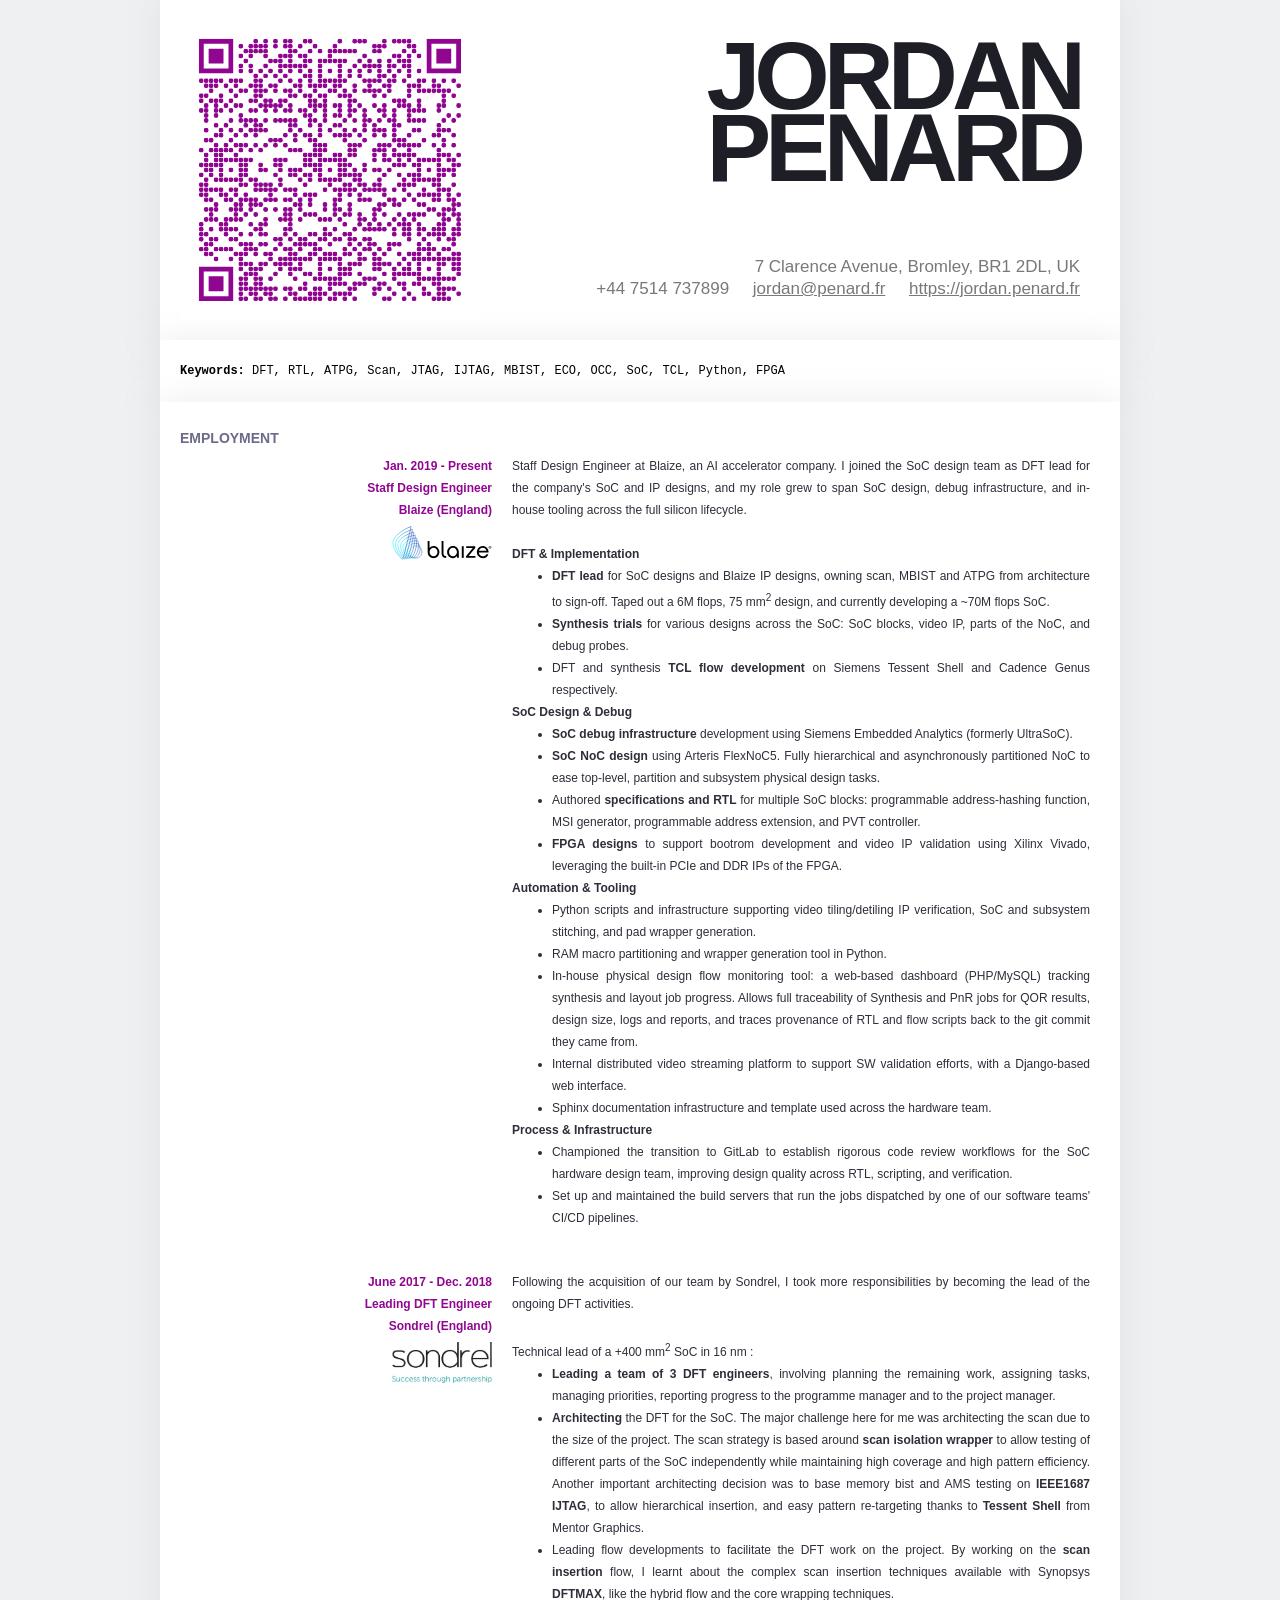
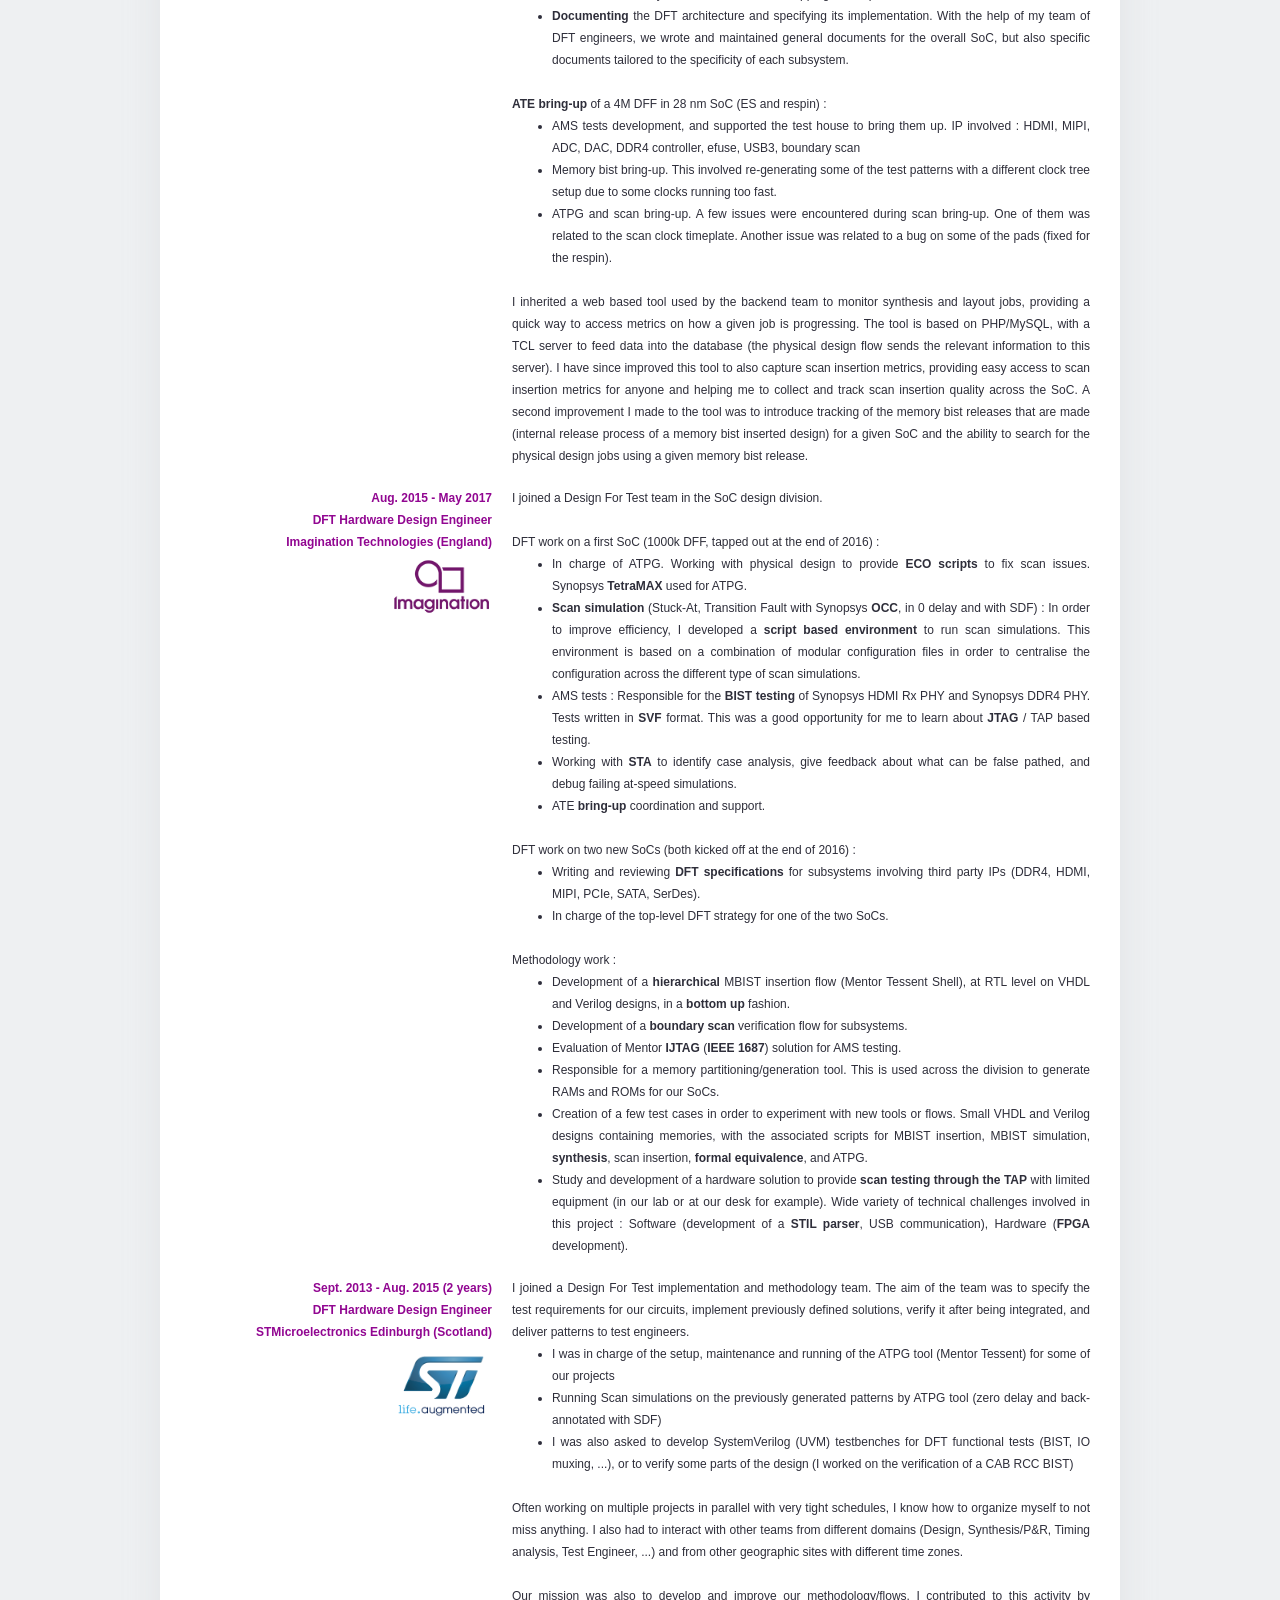
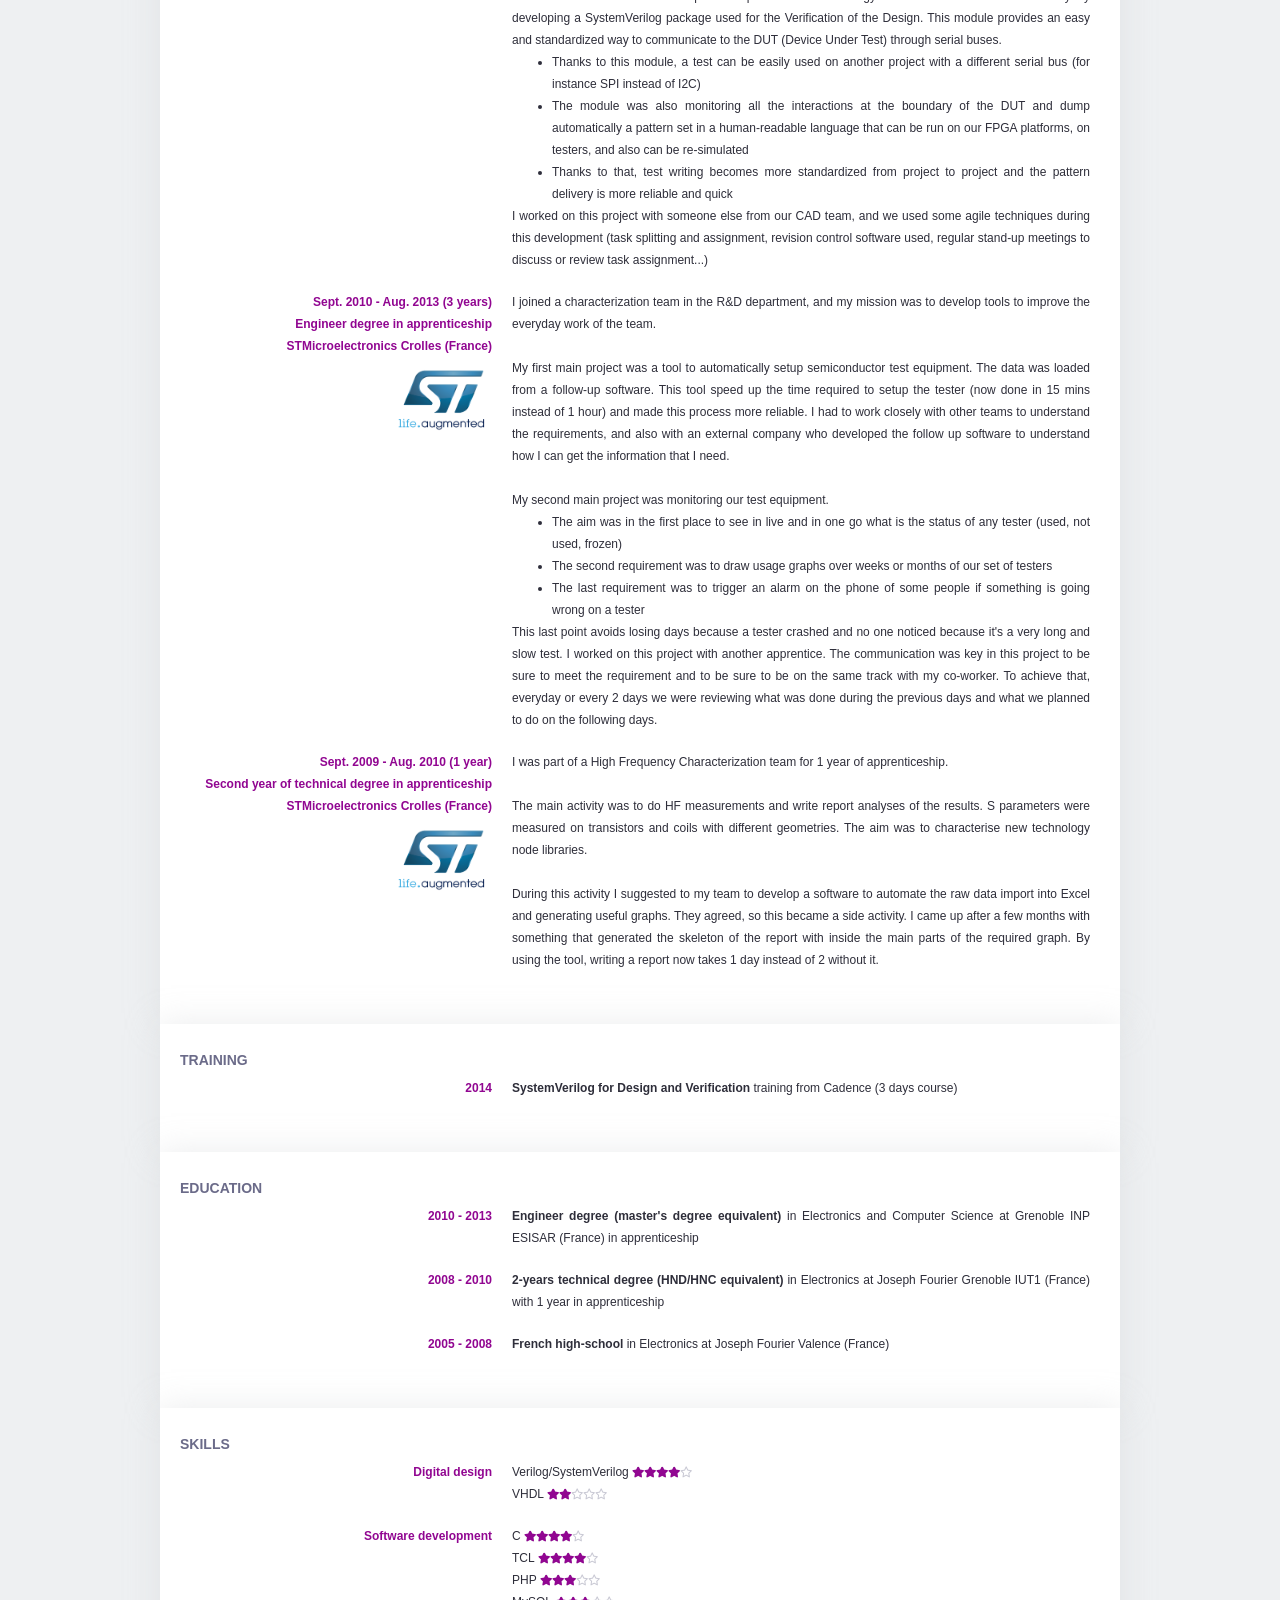
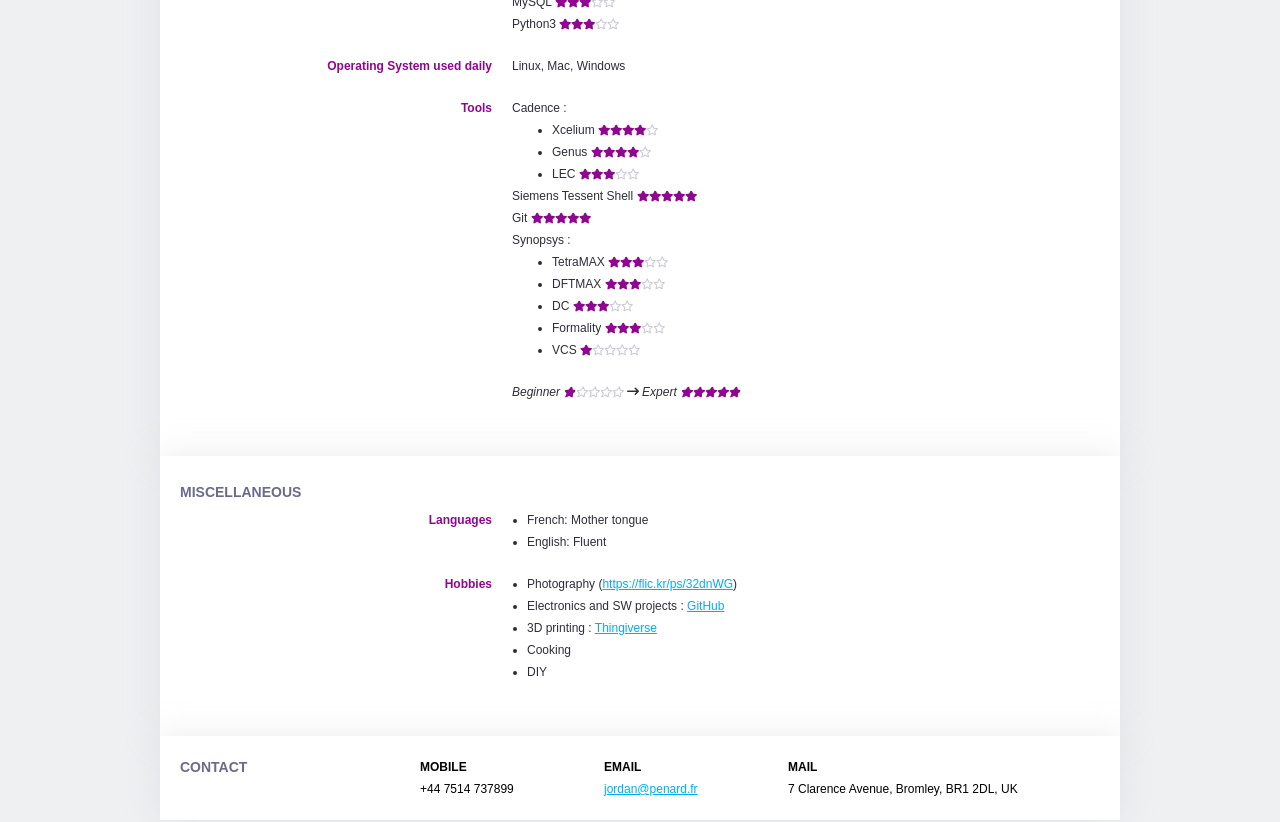
<file: index.htm>
<html lang="en" xmlns="http://www.w3.org/1999/xhtml">

<head>
	<meta http-equiv="Content-Type" content="text/html; charset=UTF-8">
	<title>Jordan Penard - CV</title>
	<link rel="stylesheet" type="text/css" href="./layout.css?v=1">
	<link rel="stylesheet" type="text/css" href="./style.css?v=2">
	<link rel="stylesheet" type="text/css" href="https://cdnjs.cloudflare.com/ajax/libs/font-awesome/6.5.2/css/all.min.css">
</head>

<body>
	<div class="theme-row" id="header">
		<div id="qrcode">
			<img src="./qrcode.svg?v=1">
		</div>
		<div id="header-content">
			<div id="header-name">
				Jordan<br>PENARD </div>

			<div id="header-details">
				7 Clarence Avenue, Bromley, BR1 2DL, UK<br>
				+44 7514 737899 &nbsp; &nbsp; <a href="mailto:jordan@penard.fr">jordan@penard.fr</a> &nbsp; &nbsp; <a
					href="https://jordan.penard.fr/">https://jordan.penard.fr</a> </div>
		</div>
	</div>

	<div class="theme-row" id="footer" style="font-family: monospace;">
		<strong>Keywords:</strong> DFT, RTL, ATPG, Scan, JTAG, IJTAG, MBIST, ECO, OCC, SoC, TCL, Python, FPGA
	</div>

	<div class="theme-row">
		<div class="section-name">EMPLOYMENT</div>
		<div class="section-content">

			<div class="section-items">
				<div class="item-title">
					<div>
						Jan. 2019 - Present<br>
						Staff Design Engineer<br>
						Blaize (England)<br>
						<img src="./blaize.svg?v=1" style="width: 100px;margin-top: 5px;">
					</div>
				</div>
				<div class="item-content">
					<div>
						Staff Design Engineer at Blaize, an AI accelerator company. I joined the SoC design team as DFT lead for the company's SoC and IP designs, and my role grew to span SoC design, debug infrastructure, and in-house tooling across the full silicon lifecycle.<br>
						<br>
						<b>DFT &amp; Implementation</b><br>
						<ul>
							<li><b>DFT lead</b> for SoC designs and Blaize IP designs, owning scan, MBIST and ATPG from architecture to sign-off. Taped out a 6M flops, 75 mm<sup>2</sup> design, and currently developing a ~70M flops SoC.</li>
							<li><b>Synthesis trials</b> for various designs across the SoC: SoC blocks, video IP, parts of the NoC, and debug probes.</li>
							<li>DFT and synthesis <b>TCL flow development</b> on Siemens Tessent Shell and Cadence Genus respectively.</li>
						</ul>
						<b>SoC Design &amp; Debug</b><br>
						<ul>
							<li><b>SoC debug infrastructure</b> development using Siemens Embedded Analytics (formerly UltraSoC).</li>
							<li><b>SoC NoC design</b> using Arteris FlexNoC5. Fully hierarchical and asynchronously partitioned NoC to ease top-level, partition and subsystem physical design tasks.</li>
							<li>Authored <b>specifications and RTL</b> for multiple SoC blocks: programmable address-hashing function, MSI generator, programmable address extension, and PVT controller.</li>
							<li><b>FPGA designs</b> to support bootrom development and video IP validation using Xilinx Vivado, leveraging the built-in PCIe and DDR IPs of the FPGA.</li>
						</ul>
						<b>Automation &amp; Tooling</b><br>
						<ul>
							<li>Python scripts and infrastructure supporting video tiling/detiling IP verification, SoC and subsystem stitching, and pad wrapper generation.</li>
							<li>RAM macro partitioning and wrapper generation tool in Python.</li>
							<li>In-house physical design flow monitoring tool: a web-based dashboard (PHP/MySQL) tracking synthesis and layout job progress. Allows full traceability of Synthesis and PnR jobs for QOR results, design size, logs and reports, and traces provenance of RTL and flow scripts back to the git commit they came from.</li>
							<li>Internal distributed video streaming platform to support SW validation efforts, with a Django-based web interface.</li>
							<li>Sphinx documentation infrastructure and template used across the hardware team.</li>
						</ul>
						<b>Process &amp; Infrastructure</b><br>
						<ul>
							<li>Championed the transition to GitLab to establish rigorous code review workflows for the SoC hardware design team, improving design quality across RTL, scripting, and verification.</li>
							<li>Set up and maintained the build servers that run the jobs dispatched by one of our software teams' CI/CD pipelines.</li>
						</ul>
						<br>
					</div>
				</div>
			</div>


			<div class="section-items">
				<div class="item-title">
					<div>
						June 2017 - Dec. 2018<br>
						Leading DFT Engineer<br>
						Sondrel (England)<br>
						<img src="./sondrel.jpg?v=1" style="width: 100px;margin-top: 5px;">
					</div>
				</div>
				<div class="item-content">
					<div>
						Following the acquisition of our team by Sondrel, I took more responsibilities by becoming the lead
						of the ongoing DFT activities.<br>
						<br>
						Technical lead of a +400 mm<sup>2</sup> SoC in 16 nm :<br>
						<ul>
							<li><b>Leading a team of 3 DFT engineers</b>, involving planning the remaining work, assigning tasks,
								managing priorities, reporting progress to the programme manager and to the project
								manager.</li>
							<li><b>Architecting</b> the DFT for the SoC. The major challenge here for me was
								architecting the scan due to the size of the project. The scan strategy is based around
								<b>scan isolation wrapper</b> to allow testing of different parts of the SoC
								independently while maintaining high coverage and high pattern efficiency. Another
								important architecting decision was to base memory bist and AMS testing on <b>IEEE1687
									IJTAG</b>, to allow hierarchical insertion, and easy pattern re-targeting thanks to
								<b>Tessent Shell</b> from Mentor Graphics. </li>
							<li>Leading flow developments to facilitate the DFT work on the project. By working on the
								<b>scan insertion</b> flow, I learnt about the complex scan insertion techniques
								available with Synopsys <b>DFTMAX</b>, like the hybrid flow and the core wrapping
								techniques. </li>
							<li><b>Documenting</b> the DFT architecture and specifying its implementation. With the help
								of my team of DFT engineers, we wrote and maintained general documents for the
								overall SoC, but also specific documents tailored to the specificity of each subsystem.</li>
						</ul><br>
						<b>ATE bring-up</b> of a 4M DFF in 28 nm SoC (ES and respin) :<br>
						<ul>
							<li>AMS tests development, and supported the test house to bring them up. IP involved : HDMI,
								MIPI, ADC, DAC, DDR4 controller, efuse, USB3, boundary scan</li>
							<li>Memory bist bring-up. This involved re-generating some of the test patterns with a
								different clock tree setup due to some clocks running too fast.</li>
							<li>ATPG and scan bring-up. A few issues were encountered during scan bring-up. One of them was
								related to the scan clock timeplate. Another issue was related to a bug on some of the
								pads (fixed for the respin). </li>
						</ul><br>
						I inherited a web based tool used by the backend team to monitor synthesis and layout jobs,
						providing a quick way to access metrics on how a given job is progressing. The tool is based on
						PHP/MySQL, with a TCL server to feed data into the database (the physical design flow sends the
						relevant information to this server). I have since improved this tool to also capture scan
						insertion metrics, providing easy access to scan insertion metrics for anyone and helping me
						to collect and track scan insertion quality across the SoC. A second improvement I made to the
						tool was to introduce tracking of the memory bist releases that are made (internal release
						process of a memory bist inserted design) for a given SoC and the ability to search for the
						physical design jobs using a given memory bist release.
					</div>
				</div>
			</div>



			<div class="section-items">
				<div class="item-title">
					<div>
						Aug. 2015 - May 2017<br>
						DFT Hardware Design Engineer<br>
						Imagination Technologies (England)<br>
						<img src="./imgtec.gif?v=1" style="width: 100px;margin-top: 5px;">
					</div>
				</div>
				<div class="item-content">
					<div>
						I joined a Design For Test team in the SoC design division. <br>
						<br>
						DFT work on a first SoC (1000k DFF, tapped out at the end of 2016) :
						<ul>
							<li>In charge of ATPG. Working with physical design to provide <b>ECO scripts</b> to fix
								scan issues. Synopsys <b>TetraMAX</b> used for ATPG.</li>
							<li><b>Scan simulation</b> (Stuck-At, Transition Fault with Synopsys <b>OCC</b>, in 0 delay
								and with SDF) : In order to improve efficiency, I developed a <b>script based
									environment</b> to run scan simulations. This environment is based on a combination
								of modular configuration files in order to centralise the configuration across the
								different type of scan simulations.</li>
							<li>AMS tests : Responsible for the <b>BIST testing</b> of Synopsys HDMI Rx PHY and Synopsys
								DDR4 PHY. Tests written in <b>SVF</b> format. This was a good opportunity for me to
								learn about <b>JTAG</b> / TAP based testing.</li>
							<li>Working with <b>STA</b> to identify case analysis, give feedback about what can be false
								pathed, and debug failing at-speed simulations.</li>
							<li>ATE <b>bring-up</b> coordination and support.</li>
						</ul>
						<br>
						DFT work on two new SoCs (both kicked off at the end of 2016) :
						<ul>
							<li>Writing and reviewing <b>DFT specifications</b> for subsystems involving third party IPs
								(DDR4, HDMI, MIPI, PCIe, SATA, SerDes).</li>
							<li>In charge of the top-level DFT strategy for one of the two SoCs.</li>
						</ul>
						<br>
						Methodology work :
						<ul>
							<li>Development of a <b>hierarchical</b> MBIST insertion flow (Mentor Tessent Shell), at RTL
								level on VHDL and Verilog designs, in a <b>bottom up</b> fashion.</li>
							<li>Development of a <b>boundary scan</b> verification flow for subsystems.</li>
							<li>Evaluation of Mentor <b>IJTAG</b> (<b>IEEE 1687</b>) solution for AMS testing.</li>
							<li>Responsible for a memory partitioning/generation tool. This is used across the division
								to generate RAMs and ROMs for our SoCs.</li>
							<li>Creation of a few test cases in order to experiment with new tools or flows. Small VHDL and
								Verilog designs containing memories, with the associated scripts for MBIST insertion,
								MBIST simulation, <b>synthesis</b>, scan insertion, <b>formal equivalence</b>, and ATPG.
							</li>
							<li>Study and development of a hardware solution to provide <b>scan testing through the
									TAP</b> with limited equipment (in our lab or at our desk for example). Wide
								variety of technical challenges involved in this project : Software (development of a
								<b>STIL parser</b>, USB communication), Hardware (<b>FPGA</b> development).</li>
						</ul>
					</div>
				</div>
			</div>
			<div class="section-items">
				<div class="item-title">
					<div>
						Sept. 2013 - Aug. 2015 (2 years)<br>
						DFT Hardware Design Engineer<br>
						STMicroelectronics Edinburgh (Scotland)<br>
						<img src="./st.png?v=1" style="width: 100px;margin-top: 5px;">
					</div>
				</div>
				<div class="item-content">
					<div>
						I joined a Design For Test implementation and methodology team. The aim of the team was to specify
						the test requirements for our circuits, implement previously defined solutions, verify it after
						being integrated, and deliver patterns to test engineers.
						<ul>
							<li>I was in charge of the setup, maintenance and running of the ATPG tool (Mentor Tessent) for some of
								our projects</li>
							<li>Running Scan simulations on the previously generated patterns by ATPG tool (zero delay
								and back-annotated with SDF)</li>
							<li>I was also asked to develop SystemVerilog (UVM) testbenches for DFT functional tests
								(BIST, IO muxing, ...), or to verify some parts of the design (I worked on the
								verification of a CAB RCC BIST)</li>
						</ul>
						<br>
						Often working on multiple projects in parallel with very tight schedules, I know how to organize
						myself to not miss anything. I also had to interact with other teams from different domains
						(Design, Synthesis/P&amp;R, Timing analysis, Test Engineer, ...) and from other geographic sites
						with different time zones.<br><br>
						Our mission was also to develop and improve our methodology/flows. I contributed to this
						activity by developing a SystemVerilog package used for the Verification of the Design. This
						module provides an easy and standardized way to communicate to the DUT (Device Under Test)
						through serial buses.
						<ul>
							<li>Thanks to this module, a test can be easily used on another project with a different
								serial bus (for instance SPI instead of I2C)</li>
							<li>The module was also monitoring all the interactions at the boundary of the DUT and dump
								automatically a pattern set in a human-readable language that can be run on our FPGA
								platforms, on testers, and also can be re-simulated</li>
							<li>Thanks to that, test writing becomes more standardized from project to project and the
								pattern delivery is more reliable and quick</li>
						</ul>
						I worked on this project with someone else from our CAD team, and we used some agile techniques
						during this development (task splitting and assignment, revision control software used, regular
						stand-up meetings to discuss or review task assignment...)
					</div>
				</div>
			</div>
			<div class="section-items">
				<div class="item-title">
					<div>
						Sept. 2010 - Aug. 2013 (3 years)<br>
						Engineer degree in apprenticeship<br>
						STMicroelectronics Crolles (France)<br>
						<img src="./st.png?v=1" style="width: 100px;margin-top: 5px;">
					</div>
				</div>
				<div class="item-content">
					<div>
						I joined a characterization team in the R&amp;D department, and my mission was to develop tools to
						improve the everyday work of the team.<br><br>
						My first main project was a tool to automatically setup semiconductor test equipment. The data
						was loaded from a follow-up software. This tool speed up the time required to setup the tester
						(now done in 15 mins instead of 1 hour) and made this process more reliable. I had to work closely
						with other teams to understand the requirements, and also with an external company who developed
						the follow up software to understand how I can get the information that I need.<br><br>
						My second main project was monitoring our test equipment.
						<ul>
							<li>The aim was in the first place to see in live and in one go what is the status of any
								tester (used, not used, frozen)</li>
							<li>The second requirement was to draw usage graphs over weeks or months of our set of testers
							</li>
							<li>The last requirement was to trigger an alarm on the phone of some people if something is
								going wrong on a tester</li>
						</ul>
						This last point avoids losing days because a tester crashed and no one noticed because it's a
						very long and slow test. I worked on this project with another apprentice. The communication
						was key in this project to be sure to meet the requirement and to be sure to be on the same
						track with my co-worker. To achieve that, everyday or every 2 days we were reviewing what was
						done during the previous days and what we planned to do on the following days.
					</div>
				</div>
			</div>
			<div class="section-items">
				<div class="item-title">
					<div>
						Sept. 2009 - Aug. 2010 (1 year)<br>
						Second year of technical degree
						in apprenticeship<br>
						STMicroelectronics Crolles (France)<br>
						<img src="./st.png?v=1" style="width: 100px;margin-top: 5px;">
					</div>
				</div>
				<div class="item-content">
					<div>
						I was part of a High Frequency Characterization team for 1 year of apprenticeship.<br><br>
						The main activity was to do HF measurements and write report analyses of the results. S parameters
						were measured on transistors and coils with different geometries. The aim was to characterise new
						technology node libraries.<br><br>
						During this activity I suggested to my team to develop a software to automate the raw data
						import into Excel and generating useful graphs. They agreed, so this became a side activity. I
						came up after a few months with something that generated the skeleton of the report with inside the
						main parts of the required graph. By using the tool, writing a report now takes 1 day instead of
						2 without it. </div>
				</div>
			</div>
		</div>

	</div>
	<div class="theme-row">
		<div class="section-name">TRAINING</div>
		<div class="section-content">
			<div class="section-items">
				<div class="item-title">
					<div>
						2014 </div>
				</div>
				<div class="item-content">
					<div>
						<b>SystemVerilog for Design and Verification</b> training from Cadence (3 days course)
					</div>
				</div>
			</div>
		</div>

	</div>
	<div class="theme-row">
		<div class="section-name">EDUCATION</div>
		<div class="section-content">
			<div class="section-items">
				<div class="item-title">
					<div>
						2010 - 2013 </div>
				</div>
				<div class="item-content">
					<div>
						<b>Engineer degree (master's degree equivalent)</b> in Electronics and Computer Science at
						Grenoble INP ESISAR (France) in apprenticeship
					</div>
				</div>
			</div>
			<div class="section-items">
				<div class="item-title">
					<div>
						2008 - 2010 </div>
				</div>
				<div class="item-content">
					<div>
						<b>2-years technical degree (HND/HNC equivalent)</b> in Electronics at Joseph Fourier Grenoble
						IUT1 (France) with 1 year in apprenticeship
					</div>
				</div>
			</div>
			<div class="section-items">
				<div class="item-title">
					<div>
						2005 - 2008 </div>
				</div>
				<div class="item-content">
					<div>
						<b>French high-school</b> in Electronics at Joseph Fourier Valence (France)
					</div>
				</div>
			</div>
		</div>

	</div>
	<div class="theme-row">
		<div class="section-name">SKILLS</div>
		<div class="section-content">
			<div class="section-items">
				<div class="item-title">
					<div>
						Digital design </div>
				</div>
				<div class="item-content">
					<div>
						Verilog/SystemVerilog <span class="stars" title="4/5" style="--stars:80%"></span></br>
						VHDL <span class="stars" title="2/5" style="--stars:40%"></span>
					</div>
				</div>
			</div>
			<div class="section-items">
				<div class="item-title">
					<div>
						Software development </div>
				</div>
				<div class="item-content">
					<div>
						C <span class="stars" title="4/5" style="--stars:80%"></span></br>
						TCL <span class="stars" title="4/5" style="--stars:80%"></span></br>
						PHP <span class="stars" title="3/5" style="--stars:60%"></span></br>
						MySQL <span class="stars" title="3/5" style="--stars:60%"></span></br>
						Python3 <span class="stars" title="3/5" style="--stars:60%"></span>
					</div>
				</div>
			</div>
			<div class="section-items">
				<div class="item-title">
					<div>
						Operating System used daily </div>
				</div>
				<div class="item-content">
					<div>
						Linux, Mac, Windows </div>
				</div>
			</div>
			<div class="section-items">
				<div class="item-title">
					<div>
						Tools </div>
				</div>
				<div class="item-content">
					<div>
						Cadence :
						<ul>
							<li>Xcelium <span class="stars" title="4/5" style="--stars:80%"></span></li>
							<li>Genus <span class="stars" title="4/5" style="--stars:80%"></span></li>
							<li>LEC <span class="stars" title="3/5" style="--stars:60%"></span></li>
						</ul>
						Siemens Tessent Shell <span class="stars" title="5/5" style="--stars:100%"></span><br>
						Git <span class="stars" title="5/5" style="--stars:100%"></span><br>
						Synopsys :
						<ul>
							<li>TetraMAX <span class="stars" title="3/5" style="--stars:60%"></span></li>
							<li>DFTMAX <span class="stars" title="3/5" style="--stars:60%"></span></li>
							<li>DC <span class="stars" title="3/5" style="--stars:60%"></span></li>
							<li>Formality <span class="stars" title="3/5" style="--stars:60%"></span></li>
							<li>VCS <span class="stars" title="1/5" style="--stars:20%"></span></li>
						</ul>
					</div>
				</div>
			</div>
			<div class="section-items">
				<div class="item-title">
					<div>
						&nbsp; </div>
				</div>
				<div class="item-content">
					<div>
						<i>Beginner <span class="stars" title="1/5" style="--stars:20%"></span> <i class="fa-solid fa-arrow-right-long"></i> Expert <span class="stars" title="5/5" style="--stars:100%"></span></i>
					</div>
				</div>
			</div>
		</div>

	</div>
	<div class="theme-row">
		<div class="section-name">MISCELLANEOUS</div>
		<div class="section-content">
			<div class="section-items">
				<div class="item-title">
					<div>
						Languages </div>
				</div>
				<div class="item-content">
					<div>
						<ul style="padding-left: 15px;">
							<li>French: Mother tongue</li>
							<li>English: Fluent</li>
						</ul>
					</div>
				</div>
			</div>
			<div class="section-items">
				<div class="item-title">
					<div>
						Hobbies </div>
				</div>
				<div class="item-content">
					<div>
						<ul style="padding-left: 15px;">
							<li>Photography (<a href="https://flic.kr/ps/32dnWG"
									target="_blank">https://flic.kr/ps/32dnWG</a>)</li>
							<li>Electronics and SW projects : <a href="https://github.com/jordanpenard?tab=repositories"
										target="_blank">GitHub</a></li>
							<li>3D printing : <a href="https://www.thingiverse.com/Xantra38/designs"
										target="_blank">Thingiverse</a></li>
							<li>Cooking</li>
							<li>DIY</li>
						</ul>
					</div>
				</div>
			</div>
		</div>

	</div>

	<div class="theme-row" id="contact">
		<div class="section-name">Contact</div>
		<div id="contact-tel" class="contact-details">
			<div>
				<strong>MOBILE</strong><br>
				+44 7514 737899
			</div>
		</div>
		<div id="contact-email" class="contact-details">
			<div>
				<strong>EMAIL</strong><br>
				<a href="mailto:jordan@penard.fr">jordan@penard.fr</a>
			</div>
		</div>
		<div id="contact-mail" class="contact-details">
			<div>
				<strong>MAIL</strong><br>
				7 Clarence Avenue, Bromley, BR1 2DL, UK
			</div>
		</div>
	</div>


</body>

</html>
</file>
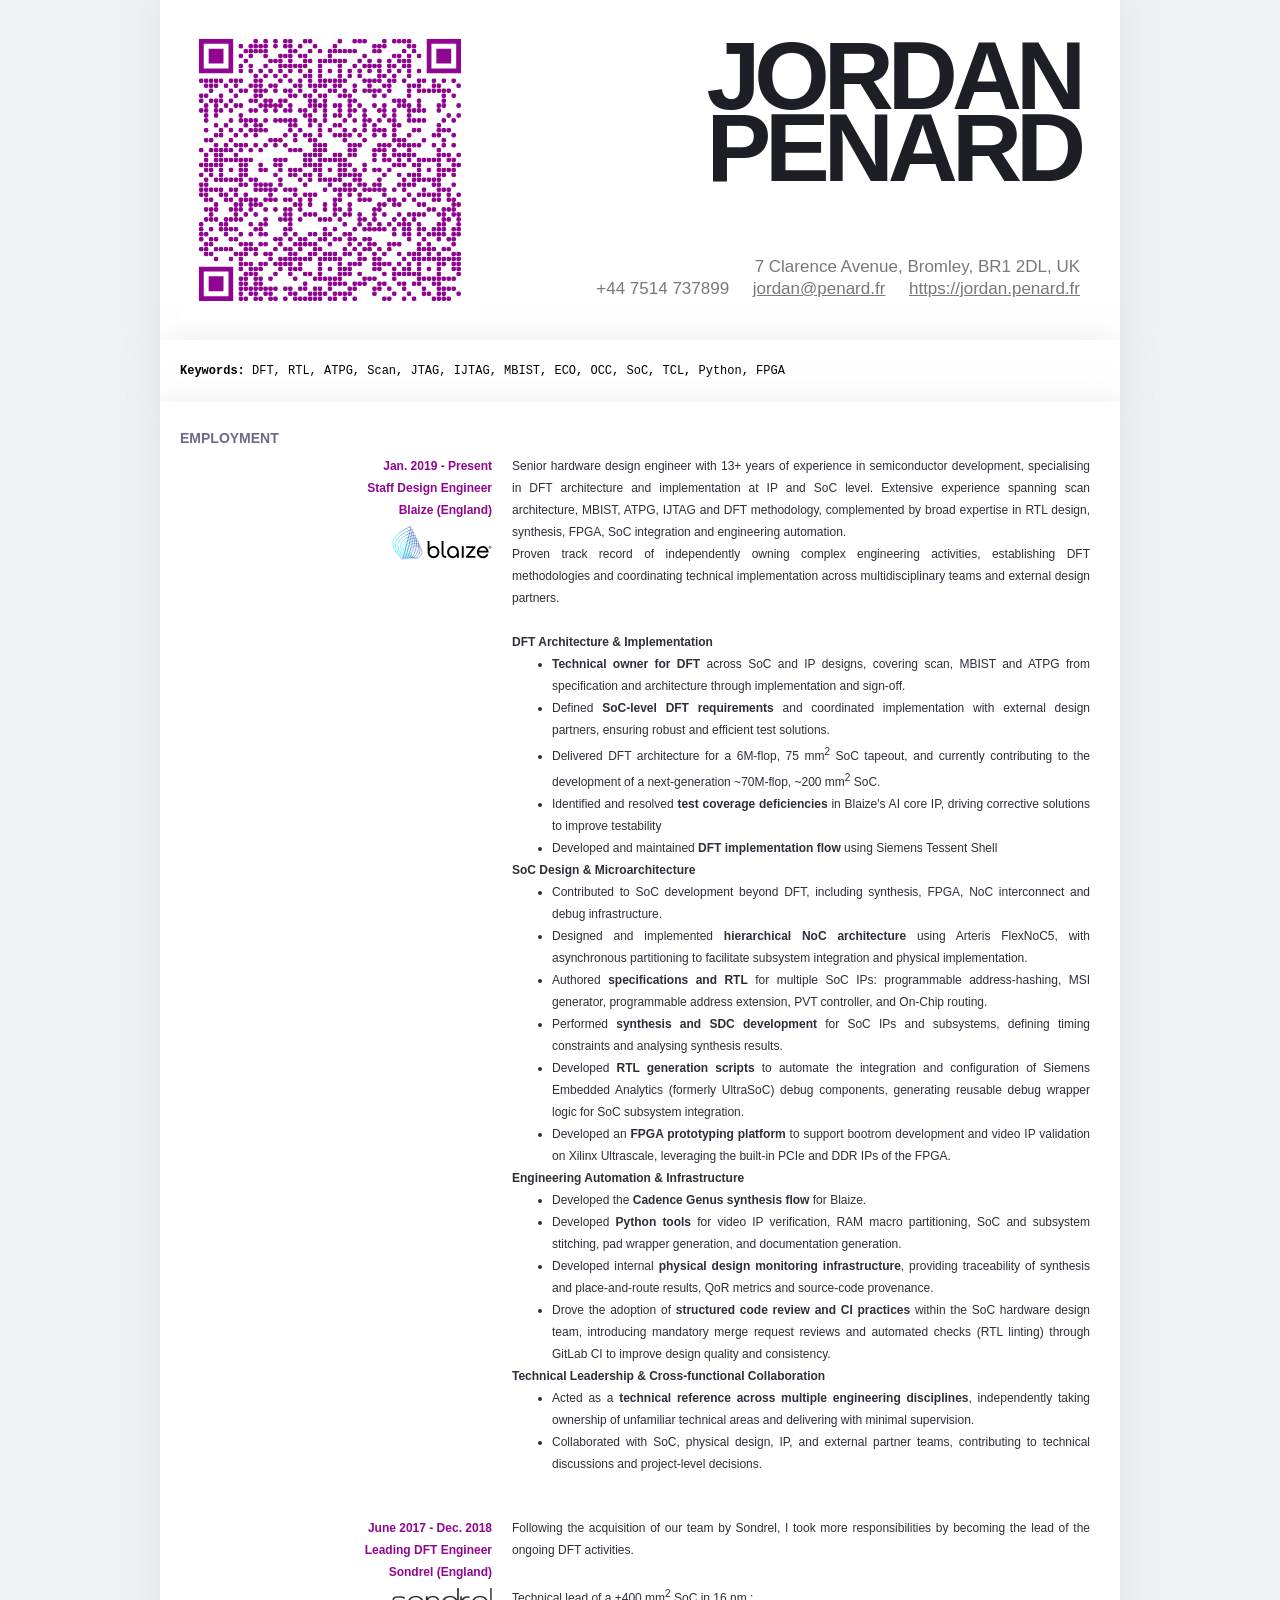
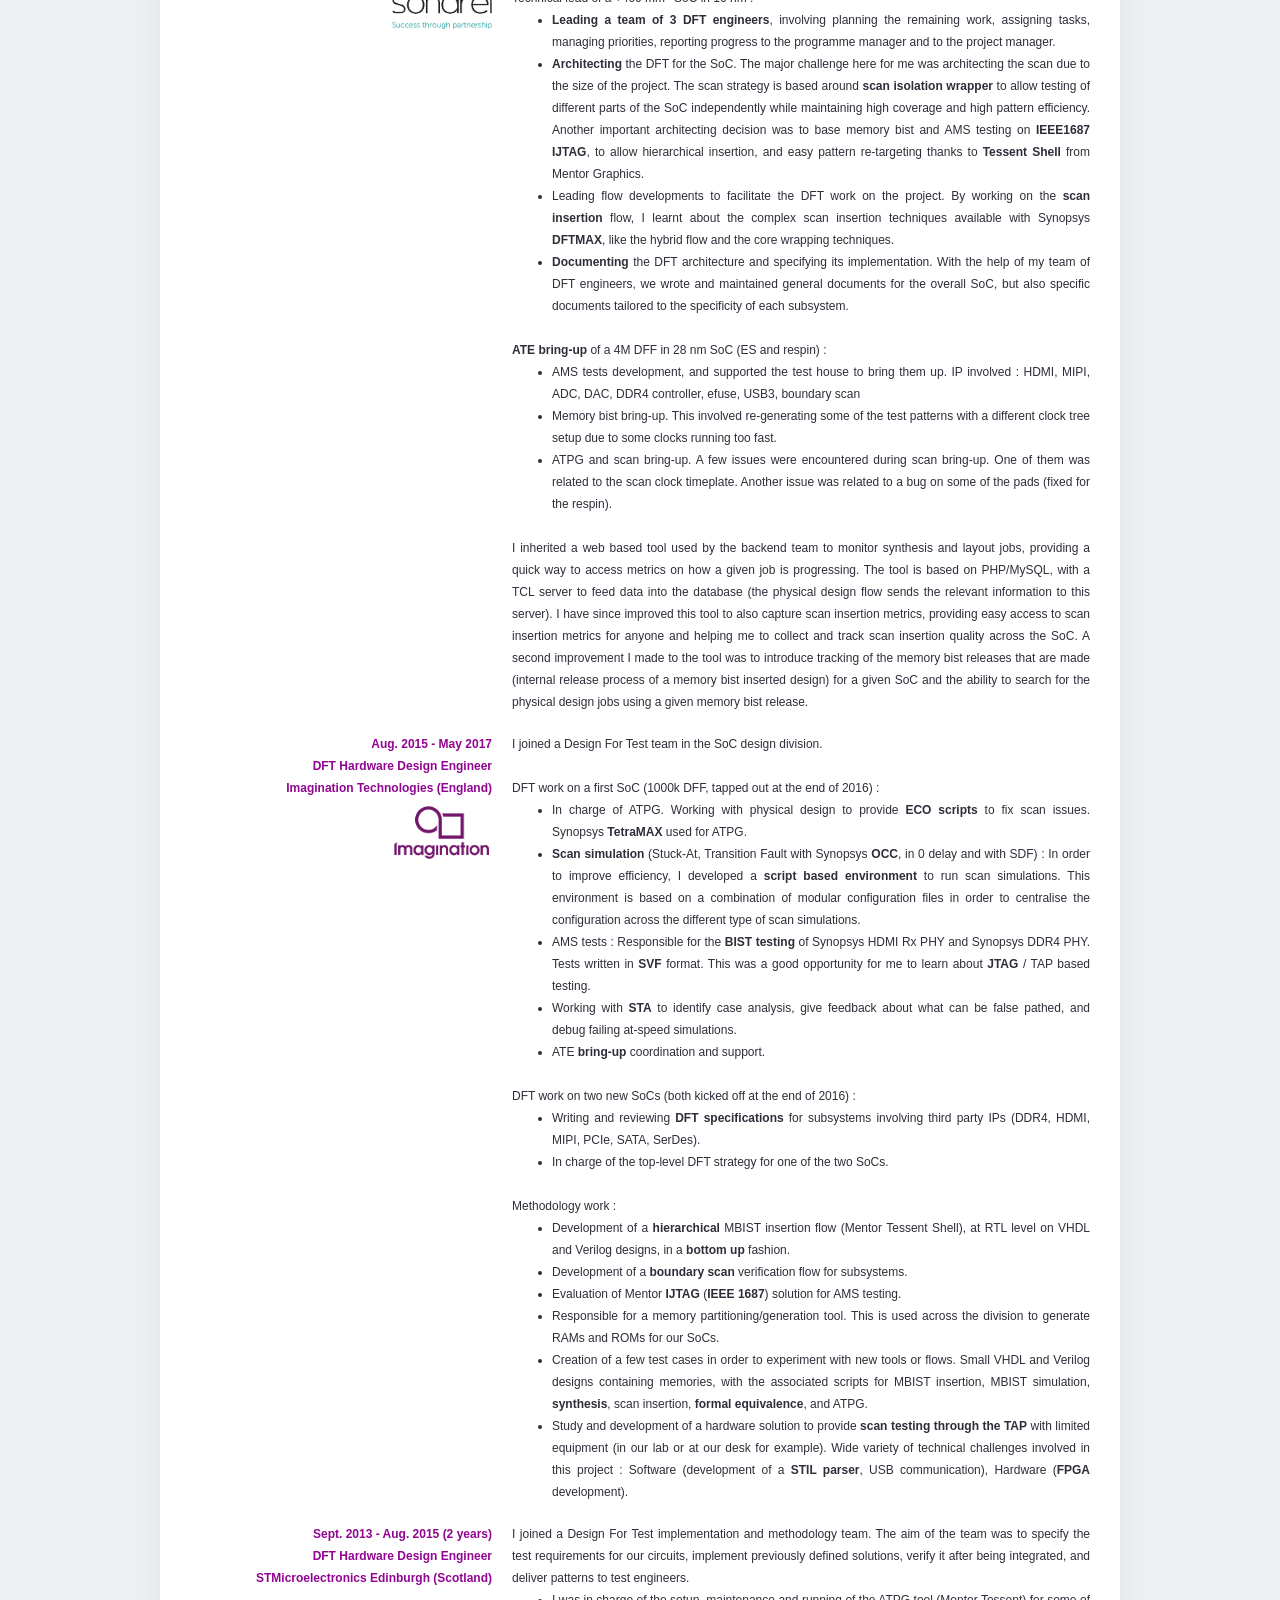
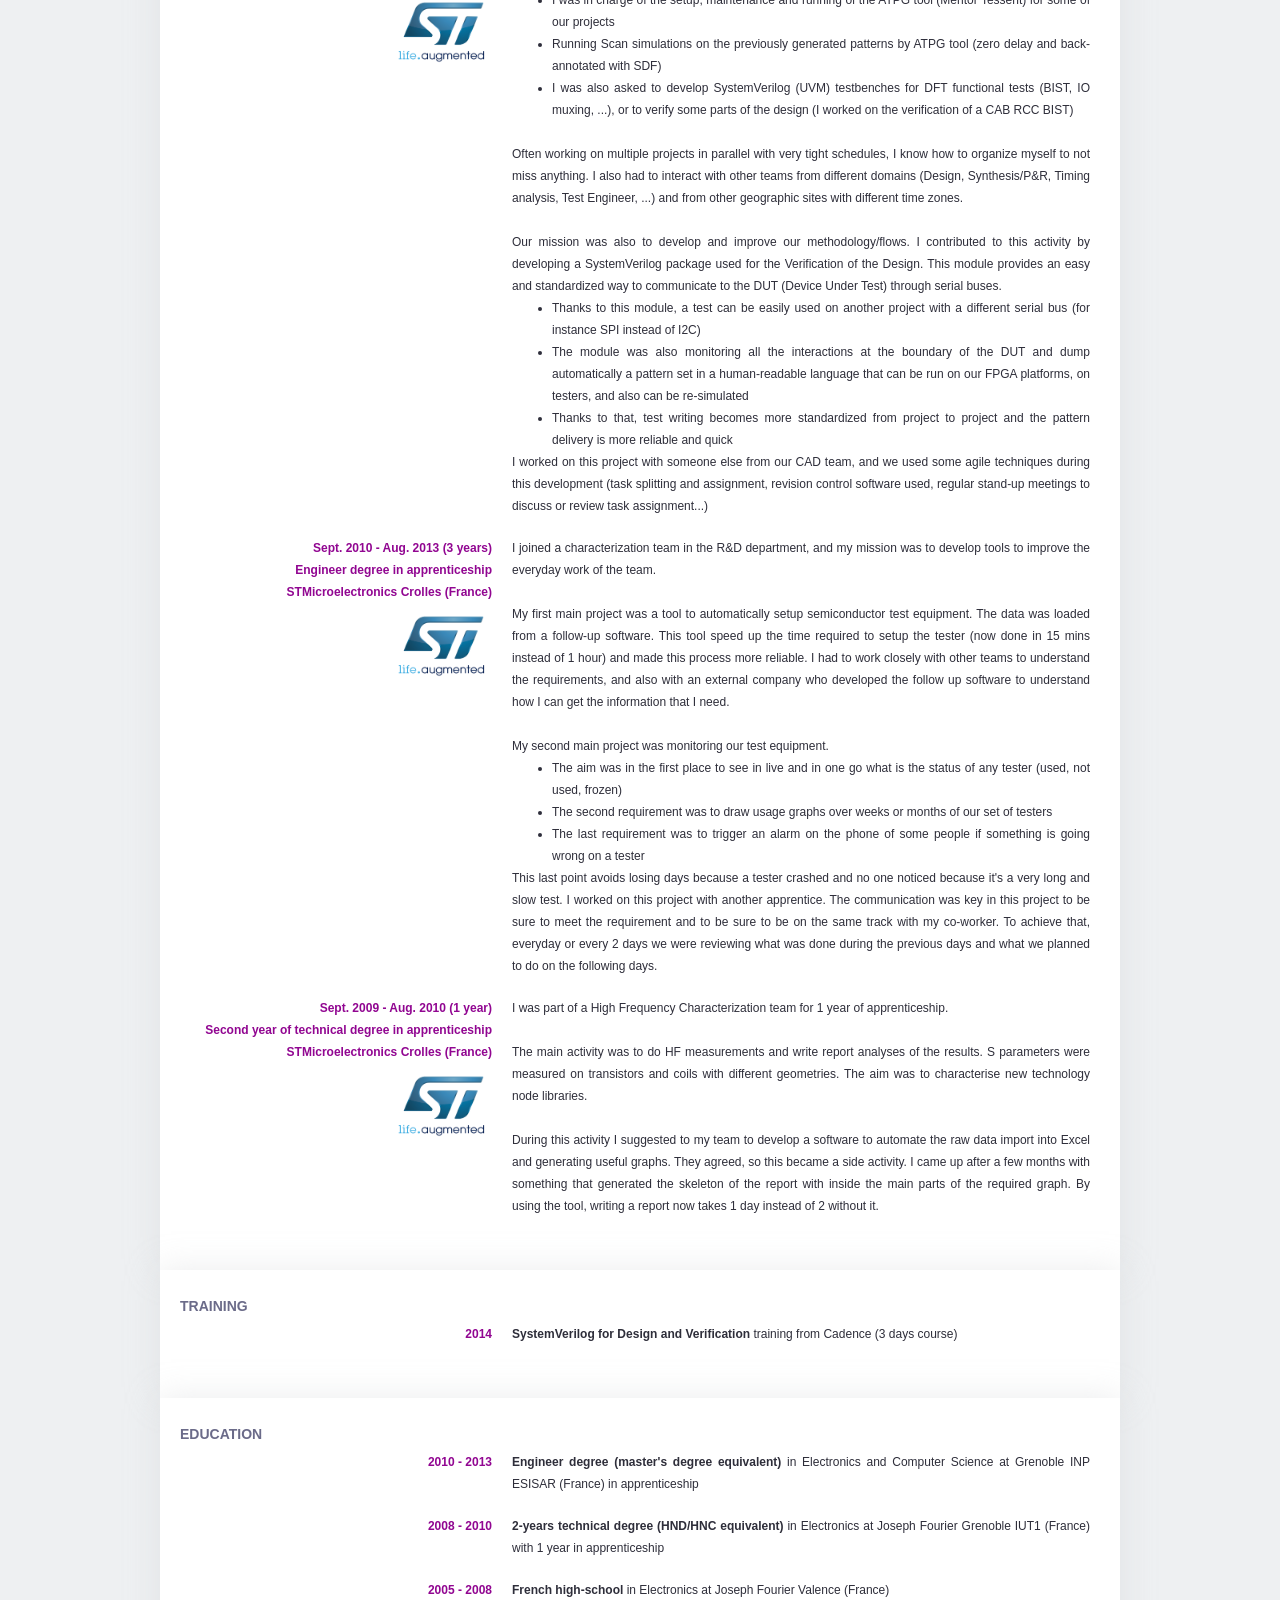
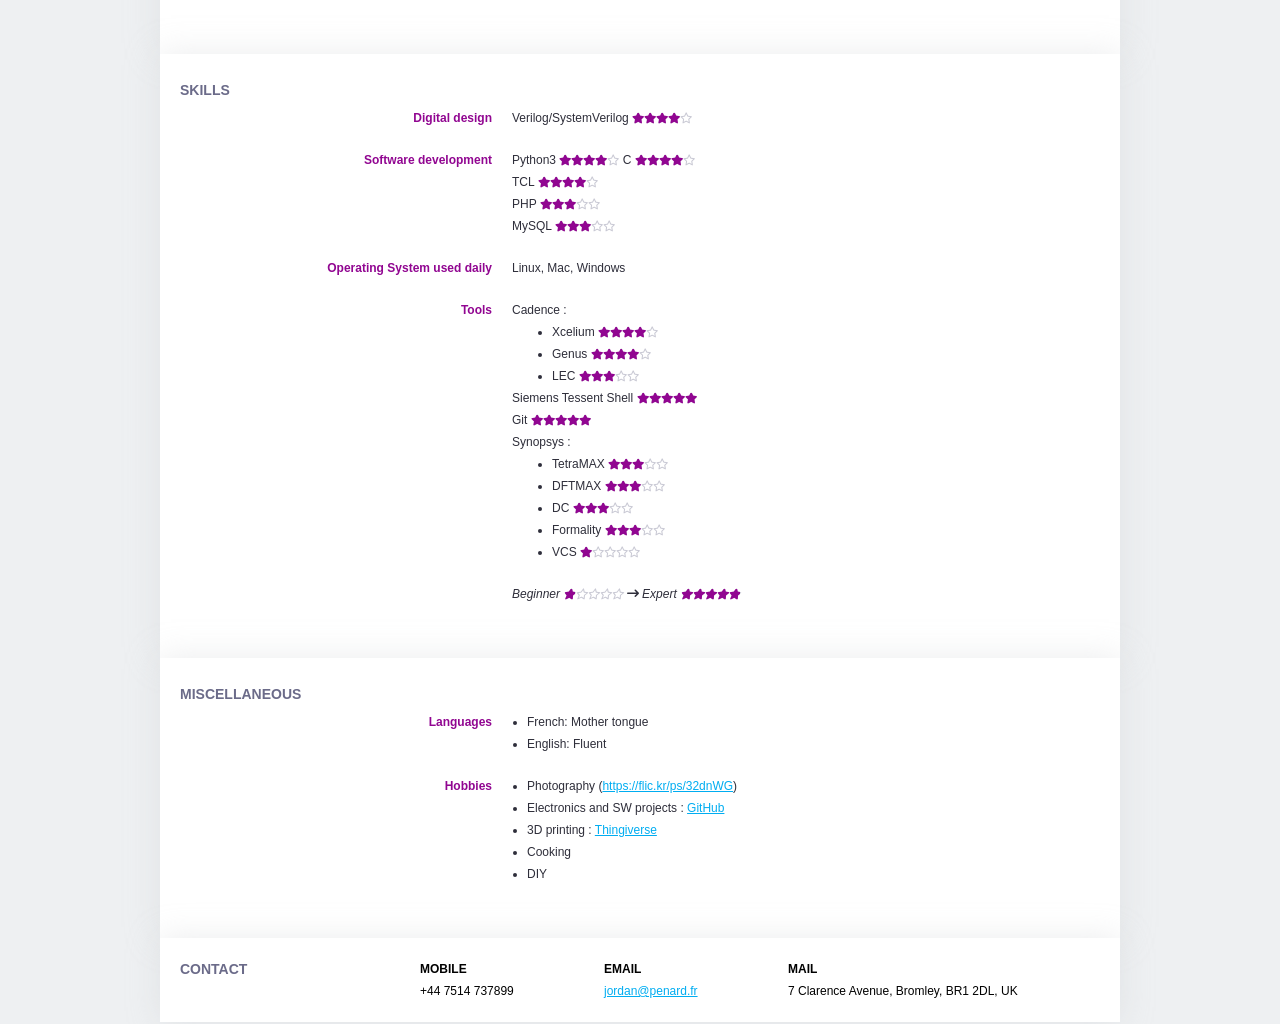
<file: html/index.htm>
<html lang="en" xmlns="http://www.w3.org/1999/xhtml">

<head>
	<meta http-equiv="Content-Type" content="text/html; charset=UTF-8">
	<title>Jordan Penard - CV</title>
	<link rel="stylesheet" type="text/css" href="./layout.css?v=1">
	<link rel="stylesheet" type="text/css" href="./style.css?v=2">
	<link rel="stylesheet" type="text/css" href="https://cdnjs.cloudflare.com/ajax/libs/font-awesome/6.5.2/css/all.min.css">
</head>

<body>
	<div class="theme-row" id="header">
		<div id="qrcode">
			<img src="./qrcode.svg?v=1">
		</div>
		<div id="header-content">
			<div id="header-name">
				Jordan<br>PENARD </div>

			<div id="header-details">
				7 Clarence Avenue, Bromley, BR1 2DL, UK<br>
				+44 7514 737899 &nbsp; &nbsp; <a href="mailto:jordan@penard.fr">jordan@penard.fr</a> &nbsp; &nbsp; <a
					href="https://jordan.penard.fr/">https://jordan.penard.fr</a> </div>
		</div>
	</div>

	<div class="theme-row" id="footer" style="font-family: monospace;">
		<strong>Keywords:</strong> DFT, RTL, ATPG, Scan, JTAG, IJTAG, MBIST, ECO, OCC, SoC, TCL, Python, FPGA
	</div>

	<div class="theme-row">
		<div class="section-name">EMPLOYMENT</div>
		<div class="section-content">

			<div class="section-items">
				<div class="item-title">
					<div>
						Jan. 2019 - Present<br>
						Staff Design Engineer<br>
						Blaize (England)<br>
						<img src="./blaize.svg?v=1" style="width: 100px;margin-top: 5px;">
					</div>
				</div>
				<div class="item-content">
					<div>
						Senior hardware design engineer with 13+ years of experience in semiconductor development, specialising in DFT
						architecture and implementation at IP and SoC level. Extensive experience spanning scan architecture, MBIST, ATPG, IJTAG and
						DFT methodology, complemented by broad expertise in RTL design, synthesis, FPGA, SoC integration and engineering automation.<br>
						Proven track record of independently owning complex engineering activities, establishing DFT methodologies and coordinating
						technical implementation across multidisciplinary teams and external design partners.<br>
						<br>
						<b>DFT Architecture &amp; Implementation</b><br>
						<ul>
							<li><b>Technical owner for DFT</b> across SoC and IP designs, covering scan, MBIST and ATPG from specification and
								architecture through implementation and sign-off.</li>
							<li>Defined <b>SoC-level DFT requirements</b> and coordinated implementation with external design partners, ensuring robust
								and efficient test solutions.</li>
							<li>Delivered DFT architecture for a 6M-flop, 75 mm<sup>2</sup> SoC tapeout, and currently contributing
								to the development of a next-generation ~70M-flop, ~200 mm<sup>2</sup> SoC.</li>
							<li>Identified and resolved <b>test coverage deficiencies</b> in Blaize's AI core IP, driving corrective solutions to
								improve testability</li>
							<li>Developed and maintained <b>DFT implementation flow</b> using Siemens Tessent Shell</li>
						</ul>
						<b>SoC Design &amp; Microarchitecture</b><br>
						<ul>
							<li>Contributed to SoC development beyond DFT, including synthesis, FPGA, NoC interconnect and debug infrastructure.</li>
							<li>Designed and implemented <b>hierarchical NoC architecture</b> using Arteris FlexNoC5, with asynchronous partitioning
								to facilitate subsystem integration and physical implementation.</li>
							<li>Authored <b>specifications and RTL</b> for multiple SoC IPs: programmable address-hashing, MSI generator, 
								programmable address extension, PVT controller, and On-Chip routing.</li>
							<li>Performed <b>synthesis and SDC development</b> for SoC IPs and subsystems, defining timing constraints and analysing
								synthesis results.</li>
							<li>Developed <b>RTL generation scripts</b> to automate the integration and configuration of Siemens Embedded Analytics
								(formerly UltraSoC) debug components, generating reusable debug wrapper logic for SoC subsystem integration.</li>
							<li>Developed an <b>FPGA prototyping platform</b> to support bootrom development and video IP validation on Xilinx Ultrascale, 
								leveraging the built-in PCIe and DDR IPs of the FPGA.</li>
						</ul>
						<b>Engineering Automation &amp; Infrastructure</b><br>
						<ul>
							<li>Developed the <b>Cadence Genus synthesis flow</b> for Blaize.</li>
							<li>Developed <b>Python tools</b> for video IP verification, RAM macro partitioning, SoC and subsystem stitching, 
								pad wrapper generation, and documentation generation.</li>
							<li>Developed internal <b>physical design monitoring infrastructure</b>, providing traceability of synthesis and 
								place-and-route results, QoR metrics and source-code provenance.</li>
							<li>Drove the adoption of <b>structured code review and CI practices</b> within the SoC hardware design team,
								introducing mandatory merge request reviews and automated checks (RTL linting) through GitLab CI to improve design
								quality and consistency.</li>
						</ul>
						<b>Technical Leadership &amp; Cross-functional Collaboration</b><br>
						<ul>
							<li>Acted as a <b>technical reference across multiple engineering disciplines</b>, independently taking ownership of
								unfamiliar technical areas and delivering with minimal supervision.</li>
							<li>Collaborated with SoC, physical design, IP, and external partner teams, contributing to technical discussions and
								project-level decisions.</li>
						</ul>
						<br>
					</div>
				</div>
			</div>


			<div class="section-items">
				<div class="item-title">
					<div>
						June 2017 - Dec. 2018<br>
						Leading DFT Engineer<br>
						Sondrel (England)<br>
						<img src="./sondrel.jpg?v=1" style="width: 100px;margin-top: 5px;">
					</div>
				</div>
				<div class="item-content">
					<div>
						Following the acquisition of our team by Sondrel, I took more responsibilities by becoming the lead
						of the ongoing DFT activities.<br>
						<br>
						Technical lead of a +400 mm<sup>2</sup> SoC in 16 nm :<br>
						<ul>
							<li><b>Leading a team of 3 DFT engineers</b>, involving planning the remaining work, assigning tasks,
								managing priorities, reporting progress to the programme manager and to the project
								manager.</li>
							<li><b>Architecting</b> the DFT for the SoC. The major challenge here for me was
								architecting the scan due to the size of the project. The scan strategy is based around
								<b>scan isolation wrapper</b> to allow testing of different parts of the SoC
								independently while maintaining high coverage and high pattern efficiency. Another
								important architecting decision was to base memory bist and AMS testing on <b>IEEE1687
									IJTAG</b>, to allow hierarchical insertion, and easy pattern re-targeting thanks to
								<b>Tessent Shell</b> from Mentor Graphics. </li>
							<li>Leading flow developments to facilitate the DFT work on the project. By working on the
								<b>scan insertion</b> flow, I learnt about the complex scan insertion techniques
								available with Synopsys <b>DFTMAX</b>, like the hybrid flow and the core wrapping
								techniques. </li>
							<li><b>Documenting</b> the DFT architecture and specifying its implementation. With the help
								of my team of DFT engineers, we wrote and maintained general documents for the
								overall SoC, but also specific documents tailored to the specificity of each subsystem.</li>
						</ul><br>
						<b>ATE bring-up</b> of a 4M DFF in 28 nm SoC (ES and respin) :<br>
						<ul>
							<li>AMS tests development, and supported the test house to bring them up. IP involved : HDMI,
								MIPI, ADC, DAC, DDR4 controller, efuse, USB3, boundary scan</li>
							<li>Memory bist bring-up. This involved re-generating some of the test patterns with a
								different clock tree setup due to some clocks running too fast.</li>
							<li>ATPG and scan bring-up. A few issues were encountered during scan bring-up. One of them was
								related to the scan clock timeplate. Another issue was related to a bug on some of the
								pads (fixed for the respin). </li>
						</ul><br>
						I inherited a web based tool used by the backend team to monitor synthesis and layout jobs,
						providing a quick way to access metrics on how a given job is progressing. The tool is based on
						PHP/MySQL, with a TCL server to feed data into the database (the physical design flow sends the
						relevant information to this server). I have since improved this tool to also capture scan
						insertion metrics, providing easy access to scan insertion metrics for anyone and helping me
						to collect and track scan insertion quality across the SoC. A second improvement I made to the
						tool was to introduce tracking of the memory bist releases that are made (internal release
						process of a memory bist inserted design) for a given SoC and the ability to search for the
						physical design jobs using a given memory bist release.
					</div>
				</div>
			</div>



			<div class="section-items">
				<div class="item-title">
					<div>
						Aug. 2015 - May 2017<br>
						DFT Hardware Design Engineer<br>
						Imagination Technologies (England)<br>
						<img src="./imgtec.gif?v=1" style="width: 100px;margin-top: 5px;">
					</div>
				</div>
				<div class="item-content">
					<div>
						I joined a Design For Test team in the SoC design division. <br>
						<br>
						DFT work on a first SoC (1000k DFF, tapped out at the end of 2016) :
						<ul>
							<li>In charge of ATPG. Working with physical design to provide <b>ECO scripts</b> to fix
								scan issues. Synopsys <b>TetraMAX</b> used for ATPG.</li>
							<li><b>Scan simulation</b> (Stuck-At, Transition Fault with Synopsys <b>OCC</b>, in 0 delay
								and with SDF) : In order to improve efficiency, I developed a <b>script based
									environment</b> to run scan simulations. This environment is based on a combination
								of modular configuration files in order to centralise the configuration across the
								different type of scan simulations.</li>
							<li>AMS tests : Responsible for the <b>BIST testing</b> of Synopsys HDMI Rx PHY and Synopsys
								DDR4 PHY. Tests written in <b>SVF</b> format. This was a good opportunity for me to
								learn about <b>JTAG</b> / TAP based testing.</li>
							<li>Working with <b>STA</b> to identify case analysis, give feedback about what can be false
								pathed, and debug failing at-speed simulations.</li>
							<li>ATE <b>bring-up</b> coordination and support.</li>
						</ul>
						<br>
						DFT work on two new SoCs (both kicked off at the end of 2016) :
						<ul>
							<li>Writing and reviewing <b>DFT specifications</b> for subsystems involving third party IPs
								(DDR4, HDMI, MIPI, PCIe, SATA, SerDes).</li>
							<li>In charge of the top-level DFT strategy for one of the two SoCs.</li>
						</ul>
						<br>
						Methodology work :
						<ul>
							<li>Development of a <b>hierarchical</b> MBIST insertion flow (Mentor Tessent Shell), at RTL
								level on VHDL and Verilog designs, in a <b>bottom up</b> fashion.</li>
							<li>Development of a <b>boundary scan</b> verification flow for subsystems.</li>
							<li>Evaluation of Mentor <b>IJTAG</b> (<b>IEEE 1687</b>) solution for AMS testing.</li>
							<li>Responsible for a memory partitioning/generation tool. This is used across the division
								to generate RAMs and ROMs for our SoCs.</li>
							<li>Creation of a few test cases in order to experiment with new tools or flows. Small VHDL and
								Verilog designs containing memories, with the associated scripts for MBIST insertion,
								MBIST simulation, <b>synthesis</b>, scan insertion, <b>formal equivalence</b>, and ATPG.
							</li>
							<li>Study and development of a hardware solution to provide <b>scan testing through the
									TAP</b> with limited equipment (in our lab or at our desk for example). Wide
								variety of technical challenges involved in this project : Software (development of a
								<b>STIL parser</b>, USB communication), Hardware (<b>FPGA</b> development).</li>
						</ul>
					</div>
				</div>
			</div>
			<div class="section-items">
				<div class="item-title">
					<div>
						Sept. 2013 - Aug. 2015 (2 years)<br>
						DFT Hardware Design Engineer<br>
						STMicroelectronics Edinburgh (Scotland)<br>
						<img src="./st.png?v=1" style="width: 100px;margin-top: 5px;">
					</div>
				</div>
				<div class="item-content">
					<div>
						I joined a Design For Test implementation and methodology team. The aim of the team was to specify
						the test requirements for our circuits, implement previously defined solutions, verify it after
						being integrated, and deliver patterns to test engineers.
						<ul>
							<li>I was in charge of the setup, maintenance and running of the ATPG tool (Mentor Tessent) for some of
								our projects</li>
							<li>Running Scan simulations on the previously generated patterns by ATPG tool (zero delay
								and back-annotated with SDF)</li>
							<li>I was also asked to develop SystemVerilog (UVM) testbenches for DFT functional tests
								(BIST, IO muxing, ...), or to verify some parts of the design (I worked on the
								verification of a CAB RCC BIST)</li>
						</ul>
						<br>
						Often working on multiple projects in parallel with very tight schedules, I know how to organize
						myself to not miss anything. I also had to interact with other teams from different domains
						(Design, Synthesis/P&amp;R, Timing analysis, Test Engineer, ...) and from other geographic sites
						with different time zones.<br><br>
						Our mission was also to develop and improve our methodology/flows. I contributed to this
						activity by developing a SystemVerilog package used for the Verification of the Design. This
						module provides an easy and standardized way to communicate to the DUT (Device Under Test)
						through serial buses.
						<ul>
							<li>Thanks to this module, a test can be easily used on another project with a different
								serial bus (for instance SPI instead of I2C)</li>
							<li>The module was also monitoring all the interactions at the boundary of the DUT and dump
								automatically a pattern set in a human-readable language that can be run on our FPGA
								platforms, on testers, and also can be re-simulated</li>
							<li>Thanks to that, test writing becomes more standardized from project to project and the
								pattern delivery is more reliable and quick</li>
						</ul>
						I worked on this project with someone else from our CAD team, and we used some agile techniques
						during this development (task splitting and assignment, revision control software used, regular
						stand-up meetings to discuss or review task assignment...)
					</div>
				</div>
			</div>
			<div class="section-items">
				<div class="item-title">
					<div>
						Sept. 2010 - Aug. 2013 (3 years)<br>
						Engineer degree in apprenticeship<br>
						STMicroelectronics Crolles (France)<br>
						<img src="./st.png?v=1" style="width: 100px;margin-top: 5px;">
					</div>
				</div>
				<div class="item-content">
					<div>
						I joined a characterization team in the R&amp;D department, and my mission was to develop tools to
						improve the everyday work of the team.<br><br>
						My first main project was a tool to automatically setup semiconductor test equipment. The data
						was loaded from a follow-up software. This tool speed up the time required to setup the tester
						(now done in 15 mins instead of 1 hour) and made this process more reliable. I had to work closely
						with other teams to understand the requirements, and also with an external company who developed
						the follow up software to understand how I can get the information that I need.<br><br>
						My second main project was monitoring our test equipment.
						<ul>
							<li>The aim was in the first place to see in live and in one go what is the status of any
								tester (used, not used, frozen)</li>
							<li>The second requirement was to draw usage graphs over weeks or months of our set of testers
							</li>
							<li>The last requirement was to trigger an alarm on the phone of some people if something is
								going wrong on a tester</li>
						</ul>
						This last point avoids losing days because a tester crashed and no one noticed because it's a
						very long and slow test. I worked on this project with another apprentice. The communication
						was key in this project to be sure to meet the requirement and to be sure to be on the same
						track with my co-worker. To achieve that, everyday or every 2 days we were reviewing what was
						done during the previous days and what we planned to do on the following days.
					</div>
				</div>
			</div>
			<div class="section-items">
				<div class="item-title">
					<div>
						Sept. 2009 - Aug. 2010 (1 year)<br>
						Second year of technical degree
						in apprenticeship<br>
						STMicroelectronics Crolles (France)<br>
						<img src="./st.png?v=1" style="width: 100px;margin-top: 5px;">
					</div>
				</div>
				<div class="item-content">
					<div>
						I was part of a High Frequency Characterization team for 1 year of apprenticeship.<br><br>
						The main activity was to do HF measurements and write report analyses of the results. S parameters
						were measured on transistors and coils with different geometries. The aim was to characterise new
						technology node libraries.<br><br>
						During this activity I suggested to my team to develop a software to automate the raw data
						import into Excel and generating useful graphs. They agreed, so this became a side activity. I
						came up after a few months with something that generated the skeleton of the report with inside the
						main parts of the required graph. By using the tool, writing a report now takes 1 day instead of
						2 without it. </div>
				</div>
			</div>
		</div>

	</div>
	<div class="theme-row">
		<div class="section-name">TRAINING</div>
		<div class="section-content">
			<div class="section-items">
				<div class="item-title">
					<div>
						2014 </div>
				</div>
				<div class="item-content">
					<div>
						<b>SystemVerilog for Design and Verification</b> training from Cadence (3 days course)
					</div>
				</div>
			</div>
		</div>

	</div>
	<div class="theme-row">
		<div class="section-name">EDUCATION</div>
		<div class="section-content">
			<div class="section-items">
				<div class="item-title">
					<div>
						2010 - 2013 </div>
				</div>
				<div class="item-content">
					<div>
						<b>Engineer degree (master's degree equivalent)</b> in Electronics and Computer Science at
						Grenoble INP ESISAR (France) in apprenticeship
					</div>
				</div>
			</div>
			<div class="section-items">
				<div class="item-title">
					<div>
						2008 - 2010 </div>
				</div>
				<div class="item-content">
					<div>
						<b>2-years technical degree (HND/HNC equivalent)</b> in Electronics at Joseph Fourier Grenoble
						IUT1 (France) with 1 year in apprenticeship
					</div>
				</div>
			</div>
			<div class="section-items">
				<div class="item-title">
					<div>
						2005 - 2008 </div>
				</div>
				<div class="item-content">
					<div>
						<b>French high-school</b> in Electronics at Joseph Fourier Valence (France)
					</div>
				</div>
			</div>
		</div>

	</div>
	<div class="theme-row">
		<div class="section-name">SKILLS</div>
		<div class="section-content">
			<div class="section-items">
				<div class="item-title">
					<div>
						Digital design </div>
				</div>
				<div class="item-content">
					<div>
						Verilog/SystemVerilog <span class="stars" title="4/5" style="--stars:80%"></span></br>
					</div>
				</div>
			</div>
			<div class="section-items">
				<div class="item-title">
					<div>
						Software development </div>
				</div>
				<div class="item-content">
					<div>
						Python3 <span class="stars" title="4/5" style="--stars:80%"></span>
						C <span class="stars" title="4/5" style="--stars:80%"></span></br>
						TCL <span class="stars" title="4/5" style="--stars:80%"></span></br>
						PHP <span class="stars" title="3/5" style="--stars:60%"></span></br>
						MySQL <span class="stars" title="3/5" style="--stars:60%"></span></br>
					</div>
				</div>
			</div>
			<div class="section-items">
				<div class="item-title">
					<div>
						Operating System used daily </div>
				</div>
				<div class="item-content">
					<div>
						Linux, Mac, Windows </div>
				</div>
			</div>
			<div class="section-items">
				<div class="item-title">
					<div>
						Tools </div>
				</div>
				<div class="item-content">
					<div>
						Cadence :
						<ul>
							<li>Xcelium <span class="stars" title="4/5" style="--stars:80%"></span></li>
							<li>Genus <span class="stars" title="4/5" style="--stars:80%"></span></li>
							<li>LEC <span class="stars" title="3/5" style="--stars:60%"></span></li>
						</ul>
						Siemens Tessent Shell <span class="stars" title="5/5" style="--stars:100%"></span><br>
						Git <span class="stars" title="5/5" style="--stars:100%"></span><br>
						Synopsys :
						<ul>
							<li>TetraMAX <span class="stars" title="3/5" style="--stars:60%"></span></li>
							<li>DFTMAX <span class="stars" title="3/5" style="--stars:60%"></span></li>
							<li>DC <span class="stars" title="3/5" style="--stars:60%"></span></li>
							<li>Formality <span class="stars" title="3/5" style="--stars:60%"></span></li>
							<li>VCS <span class="stars" title="1/5" style="--stars:20%"></span></li>
						</ul>
					</div>
				</div>
			</div>
			<div class="section-items">
				<div class="item-title">
					<div>
						&nbsp; </div>
				</div>
				<div class="item-content">
					<div>
						<i>Beginner <span class="stars" title="1/5" style="--stars:20%"></span> <i class="fa-solid fa-arrow-right-long"></i> Expert <span class="stars" title="5/5" style="--stars:100%"></span></i>
					</div>
				</div>
			</div>
		</div>

	</div>
	<div class="theme-row">
		<div class="section-name">MISCELLANEOUS</div>
		<div class="section-content">
			<div class="section-items">
				<div class="item-title">
					<div>
						Languages </div>
				</div>
				<div class="item-content">
					<div>
						<ul style="padding-left: 15px;">
							<li>French: Mother tongue</li>
							<li>English: Fluent</li>
						</ul>
					</div>
				</div>
			</div>
			<div class="section-items">
				<div class="item-title">
					<div>
						Hobbies </div>
				</div>
				<div class="item-content">
					<div>
						<ul style="padding-left: 15px;">
							<li>Photography (<a href="https://flic.kr/ps/32dnWG"
									target="_blank">https://flic.kr/ps/32dnWG</a>)</li>
							<li>Electronics and SW projects : <a href="https://github.com/jordanpenard?tab=repositories"
										target="_blank">GitHub</a></li>
							<li>3D printing : <a href="https://www.thingiverse.com/Xantra38/designs"
										target="_blank">Thingiverse</a></li>
							<li>Cooking</li>
							<li>DIY</li>
						</ul>
					</div>
				</div>
			</div>
		</div>

	</div>

	<div class="theme-row" id="contact">
		<div class="section-name">Contact</div>
		<div id="contact-tel" class="contact-details">
			<div>
				<strong>MOBILE</strong><br>
				+44 7514 737899
			</div>
		</div>
		<div id="contact-email" class="contact-details">
			<div>
				<strong>EMAIL</strong><br>
				<a href="mailto:jordan@penard.fr">jordan@penard.fr</a>
			</div>
		</div>
		<div id="contact-mail" class="contact-details">
			<div>
				<strong>MAIL</strong><br>
				7 Clarence Avenue, Bromley, BR1 2DL, UK
			</div>
		</div>
	</div>


</body>

</html>
</file>
<file: layout.css>
body {
	margin: 0;
	padding: 0;
	background: #eef0f2;
	background: rgba(238,240,242,1);
}

.theme-row {
	width: 920px;
	margin: 0 auto;
	padding: 0px 20px 33px 20px;
	
	background: #ffffff;
	background: rgba(255,255,255,1.00);

	box-shadow: 0px 0px 32px 0px rgba(199,200,202,0.35);
	-moz-box-shadow: 0px 0px 32px 0px rgba(199,200,202,0.35);
	-webkit-box-shadow: 0px 0px 32px 0px rgba(199,200,202,0.35);
}

/* This is used to take into account the high of the inside divs (remove the effect of the float about the hight) */
.theme-row:after, .section-items:after, #header:after, #contact:after {
	content: ".";
	display: block;
	height: 0;
	clear: both;
	font-size:1px;
	visibility: hidden;
}

.section-name {
	margin: 25px 0px 6px 0px;
}

.section-name, .section-content {
	float: left;
	width: 100%;
}

.section-items {
	width: 100%;
	margin-bottom: 20px;
}

.item-title, .item-content {
	float: left;
}

.item-title div, .item-content div {
	padding: 0 10px;
}

.item-title {
	width: 35%;
	text-align: right;
}

.item-content {
	width: 65%;
	text-align: justify;
}

#header {
	height: 300px;
}

#header, #footer, #contact {
	padding: 20px;
}

#header-content, #qrcode {
	float: left;
	width: 300px;
}

#header-content {
	width: 580px;
	height: 260px;
	margin: 20px;
	
	text-align: right;
	position: relative;
}

#header-details {
	position: absolute;
	bottom: 0px;
	right: 0px;
}

.contact-details {
	float: left;
}

.contact-details div {
	margin: 0px 10px;
}

#contact .section-name {
	width: 25%;
	margin-top: 0px;
}

#contact-tel {
	width: 20%;
}

#contact-email {
	width: 20%;
}

#contact-mail {
	width: 35%;
}
</file>
<file: style.css>
body {
	font-family: "Helvetica Neue",Tahoma,Helvetica,Arial,sans-serif;
	font-size: 12px;
	line-height: 22px;
}

.section-name, .item-title {
	font-weight: bold;
}

.section-name {
	font-size: 14px;
	color: #6b6b89;
	text-transform: uppercase;
}

.item-title {
	color: rgb(145, 6, 145);
}

.item-content {
	color: #2e2e3a;
}

#header-name {
	font-size: 97px;
	color: #1e1e27;
	font-weight: bold;
	letter-spacing: -6px;
	text-transform: uppercase;
	line-height: 72px;
}

#header-details {
	font-size: 17px;
	color: #777879;
	font-weight: 200;
}

#header-details a {
	color: #777879 !important;
}

.contact-details a, .item-content a {
	color: #00adf1 !important;
}

ul {
	margin: 0px;
}

/* Skill rating stars (Font Awesome) */
.stars {
	position: relative;
	display: inline-block;
	font-family: "Font Awesome 6 Free";
	font-size: 11px;
	line-height: 1;
	vertical-align: middle;
	color: #c9c9d4;	/* empty stars */
}
.stars::before {
	content: "\f005\f005\f005\f005\f005";
}
.stars::after {
	content: "\f005\f005\f005\f005\f005";
	font-weight: 900;
	color: #910691;	/* filled stars - brand purple */
	position: absolute;
	top: 0;
	left: 0;
	width: var(--stars);
	overflow: hidden;
	white-space: nowrap;
}
</file>
<file: html/layout.css>
body {
	margin: 0;
	padding: 0;
	background: #eef0f2;
	background: rgba(238,240,242,1);
}

.theme-row {
	width: 920px;
	margin: 0 auto;
	padding: 0px 20px 33px 20px;
	
	background: #ffffff;
	background: rgba(255,255,255,1.00);

	box-shadow: 0px 0px 32px 0px rgba(199,200,202,0.35);
	-moz-box-shadow: 0px 0px 32px 0px rgba(199,200,202,0.35);
	-webkit-box-shadow: 0px 0px 32px 0px rgba(199,200,202,0.35);
}

/* This is used to take into account the high of the inside divs (remove the effect of the float about the hight) */
.theme-row:after, .section-items:after, #header:after, #contact:after {
	content: ".";
	display: block;
	height: 0;
	clear: both;
	font-size:1px;
	visibility: hidden;
}

.section-name {
	margin: 25px 0px 6px 0px;
}

.section-name, .section-content {
	float: left;
	width: 100%;
}

.section-items {
	width: 100%;
	margin-bottom: 20px;
}

.item-title, .item-content {
	float: left;
}

.item-title div, .item-content div {
	padding: 0 10px;
}

.item-title {
	width: 35%;
	text-align: right;
}

.item-content {
	width: 65%;
	text-align: justify;
}

#header {
	height: 300px;
}

#header, #footer, #contact {
	padding: 20px;
}

#header-content, #qrcode {
	float: left;
	width: 300px;
}

#header-content {
	width: 580px;
	height: 260px;
	margin: 20px;
	
	text-align: right;
	position: relative;
}

#header-details {
	position: absolute;
	bottom: 0px;
	right: 0px;
}

.contact-details {
	float: left;
}

.contact-details div {
	margin: 0px 10px;
}

#contact .section-name {
	width: 25%;
	margin-top: 0px;
}

#contact-tel {
	width: 20%;
}

#contact-email {
	width: 20%;
}

#contact-mail {
	width: 35%;
}
</file>
<file: html/style.css>
body {
	font-family: "Helvetica Neue",Tahoma,Helvetica,Arial,sans-serif;
	font-size: 12px;
	line-height: 22px;
}

.section-name, .item-title {
	font-weight: bold;
}

.section-name {
	font-size: 14px;
	color: #6b6b89;
	text-transform: uppercase;
}

.item-title {
	color: rgb(145, 6, 145);
}

.item-content {
	color: #2e2e3a;
}

#header-name {
	font-size: 97px;
	color: #1e1e27;
	font-weight: bold;
	letter-spacing: -6px;
	text-transform: uppercase;
	line-height: 72px;
}

#header-details {
	font-size: 17px;
	color: #777879;
	font-weight: 200;
}

#header-details a {
	color: #777879 !important;
}

.contact-details a, .item-content a {
	color: #00adf1 !important;
}

ul {
	margin: 0px;
}

/* Skill rating stars (Font Awesome) */
.stars {
	position: relative;
	display: inline-block;
	font-family: "Font Awesome 6 Free";
	font-size: 11px;
	line-height: 1;
	vertical-align: middle;
	color: #c9c9d4;	/* empty stars */
}
.stars::before {
	content: "\f005\f005\f005\f005\f005";
}
.stars::after {
	content: "\f005\f005\f005\f005\f005";
	font-weight: 900;
	color: #910691;	/* filled stars - brand purple */
	position: absolute;
	top: 0;
	left: 0;
	width: var(--stars);
	overflow: hidden;
	white-space: nowrap;
}
</file>
